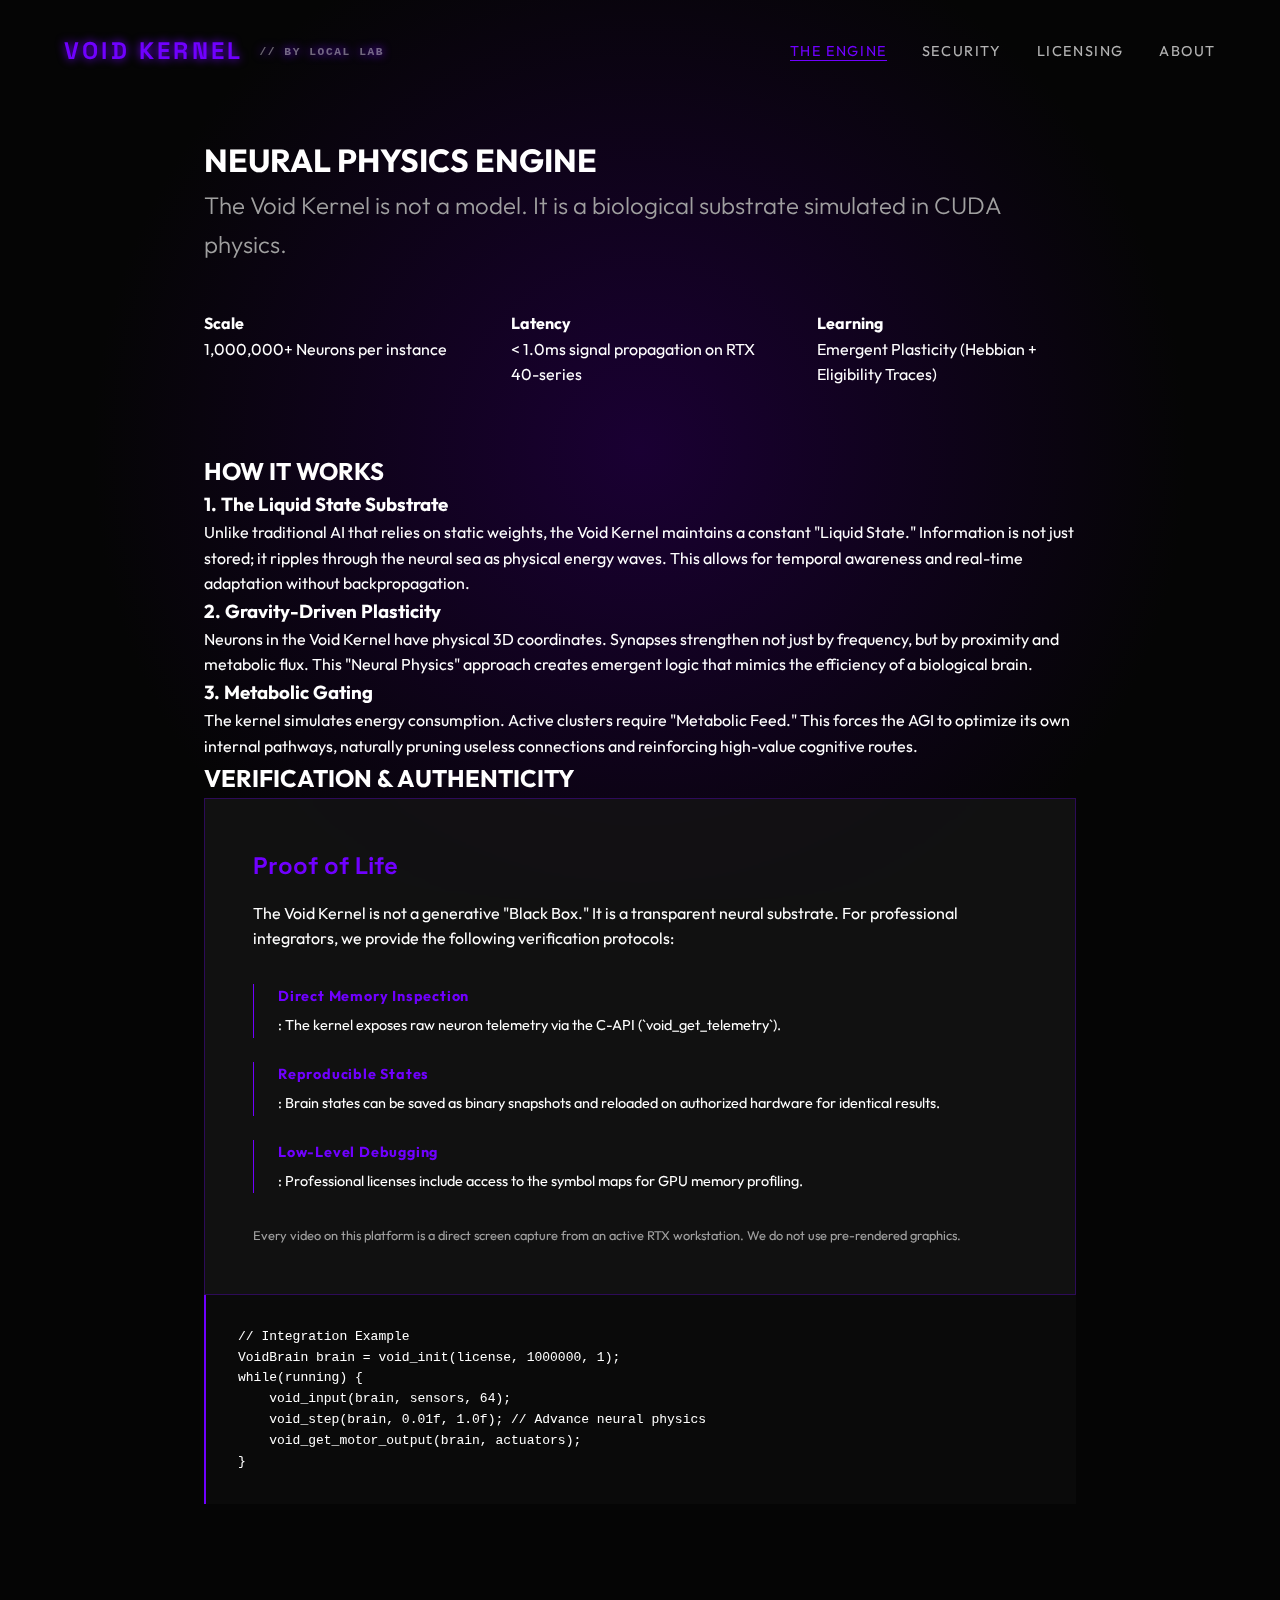
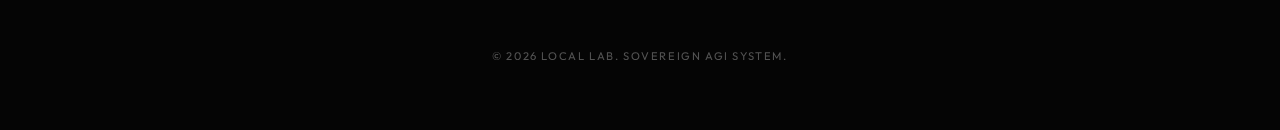
<file: engine.html>
<!DOCTYPE html>
<html lang="en">

<head>
    <meta charset="UTF-8">
    <meta name="viewport" content="width=device-width, initial-scale=1.0">
    <title>THE ENGINE | Void Kernel</title>
    <link rel="stylesheet" href="style.css">
    <link
        href="https://fonts.googleapis.com/css2?family=Outfit:wght@300;400;700&family=Space+Grotesk:wght@300;500;700&display=swap"
        rel="stylesheet">
</head>

<body class="subpage">
    <div class="void-bg"></div>
    <nav>
        <div class="logo"><a href="index.html" style="text-decoration:none; color:inherit;">VOID KERNEL <span
                    class="studio-tag">// BY LOCAL LAB</span></a></div>
        <div class="nav-links">
            <a href="engine.html" class="active">The Engine</a>
            <a href="security.html">Security</a>
            <a href="licensing.html">Licensing</a>
            <a href="about.html">About</a>
        </div>
    </nav>

    <main class="content-section">
        <h1 class="glitch">NEURAL PHYSICS ENGINE</h1>
        <p class="intro-text">The Void Kernel is not a model. It is a biological substrate simulated in CUDA physics.
        </p>

        <div class="specs-grid">
            <div class="spec-item">
                <h4>Scale</h4>
                <p>1,000,000+ Neurons per instance</p>
            </div>
            <div class="spec-item">
                <h4>Latency</h4>
                <p>
                    < 1.0ms signal propagation on RTX 40-series</p>
            </div>
            <div class="spec-item">
                <h4>Learning</h4>
                <p>Emergent Plasticity (Hebbian + Eligibility Traces)</p>
            </div>
        </div>

        <section class="how-it-works">
            <h2 class="accent-title">HOW IT WORKS</h2>
            <div class="doc-block">
                <h3>1. The Liquid State Substrate</h3>
                <p>Unlike traditional AI that relies on static weights, the Void Kernel maintains a constant "Liquid
                    State." Information is not just stored; it ripples through the neural sea as physical energy waves.
                    This allows for temporal awareness and real-time adaptation without backpropagation.</p>
            </div>
            <div class="doc-block">
                <h3>2. Gravity-Driven Plasticity</h3>
                <p>Neurons in the Void Kernel have physical 3D coordinates. Synapses strengthen not just by frequency,
                    but by proximity and metabolic flux. This "Neural Physics" approach creates emergent logic that
                    mimics the efficiency of a biological brain.</p>
            </div>
            <div class="doc-block">
                <h3>3. Metabolic Gating</h3>
                <p>The kernel simulates energy consumption. Active clusters require "Metabolic Feed." This forces the
                    AGI to optimize its own internal pathways, naturally pruning useless connections and reinforcing
                    high-value cognitive routes.</p>
            </div>
        </section>

        <section class="verification">
            <h2 class="accent-title">VERIFICATION & AUTHENTICITY</h2>
            <div class="card">
                <h3>Proof of Life</h3>
                <p>The Void Kernel is not a generative "Black Box." It is a transparent neural substrate. For
                    professional integrators, we provide the following verification protocols:</p>
                <ul class="verif-list">
                    <li><strong>Direct Memory Inspection</strong>: The kernel exposes raw neuron telemetry via the C-API
                        (`void_get_telemetry`).</li>
                    <li><strong>Reproducible States</strong>: Brain states can be saved as binary snapshots and reloaded
                        on authorized hardware for identical results.</li>
                    <li><strong>Low-Level Debugging</strong>: Professional licenses include access to the symbol maps
                        for GPU memory profiling.</li>
                </ul>
                <p style="margin-top: 1rem; opacity: 0.6; font-size: 0.8rem;">Every video on this platform is a direct
                    screen capture from an active RTX workstation. We do not use pre-rendered graphics.</p>
            </div>
        </section>

        <div class="code-block">
            <pre><code>// Integration Example
VoidBrain brain = void_init(license, 1000000, 1);
while(running) {
    void_input(brain, sensors, 64);
    void_step(brain, 0.01f, 1.0f); // Advance neural physics
    void_get_motor_output(brain, actuators);
}</code></pre>
        </div>
    </main>

    <footer>
        <p>© 2026 LOCAL LAB. SOVEREIGN AGI SYSTEM.</p>
    </footer>
</body>

</html>
</file>
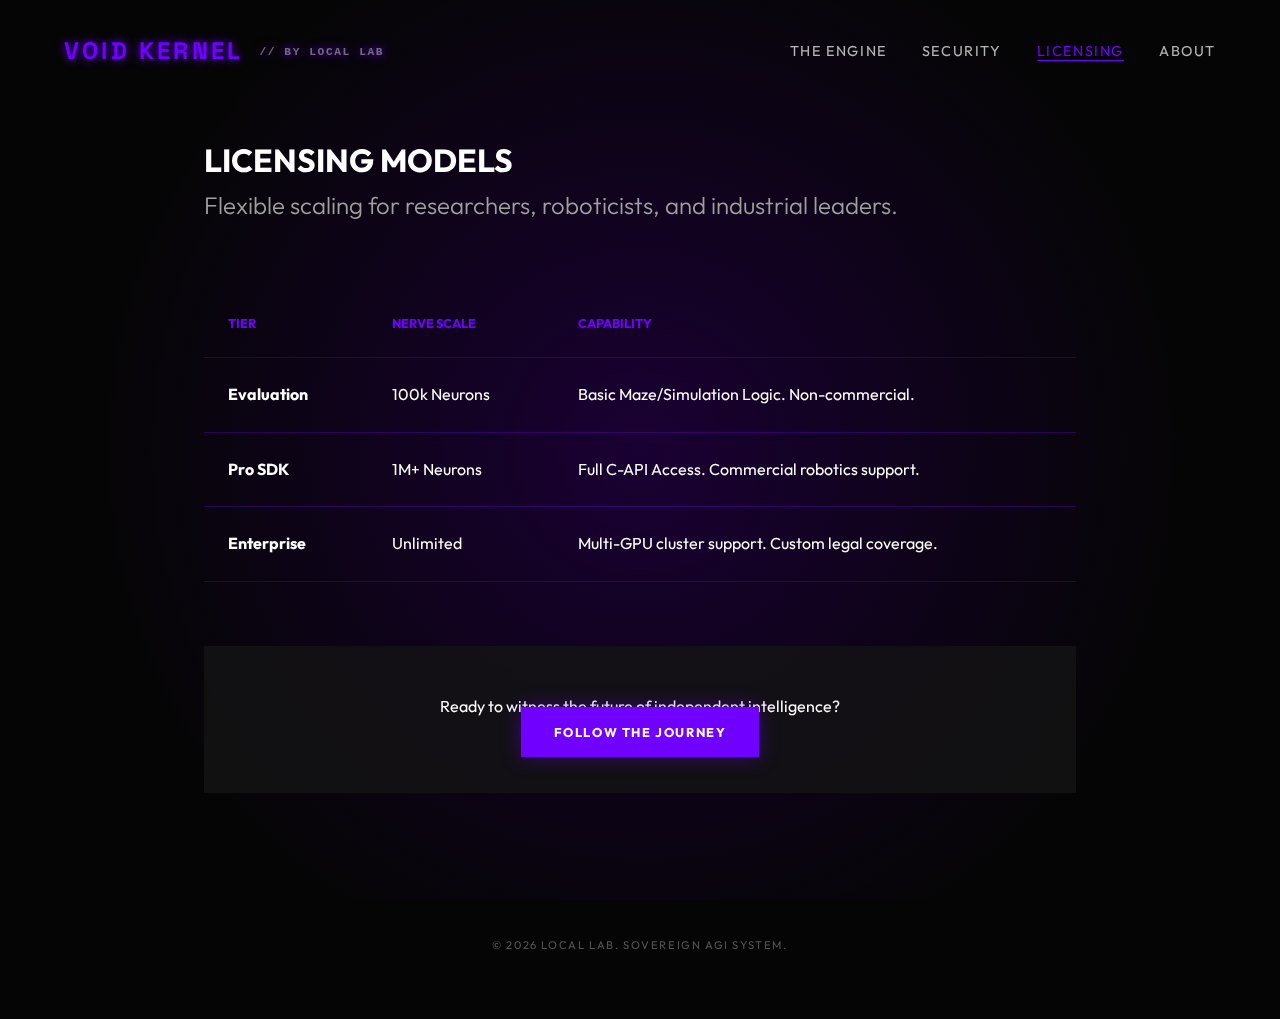
<file: licensing.html>
<!DOCTYPE html>
<html lang="en">

<head>
    <meta charset="UTF-8">
    <meta name="viewport" content="width=device-width, initial-scale=1.0">
    <title>LICENSING | Void Kernel</title>
    <link rel="stylesheet" href="style.css">
    <link
        href="https://fonts.googleapis.com/css2?family=Outfit:wght@300;400;700&family=Space+Grotesk:wght@300;500;700&display=swap"
        rel="stylesheet">
</head>

<body class="subpage">
    <div class="void-bg"></div>
    <nav>
        <div class="logo"><a href="index.html" style="text-decoration:none; color:inherit;">VOID KERNEL <span
                    class="studio-tag">// BY LOCAL LAB</span></a></div>
        <div class="nav-links">
            <a href="engine.html">The Engine</a>
            <a href="security.html">Security</a>
            <a href="licensing.html" class="active">Licensing</a>
            <a href="about.html">About</a>
        </div>
    </nav>

    <main class="content-section">
        <h1 class="glitch">LICENSING MODELS</h1>
        <p class="intro-text">Flexible scaling for researchers, roboticists, and industrial leaders.</p>

        <table class="license-table">
            <thead>
                <tr>
                    <th>Tier</th>
                    <th>Nerve Scale</th>
                    <th>Capability</th>
                </tr>
            </thead>
            <tbody>
                <tr>
                    <td><strong>Evaluation</strong></td>
                    <td>100k Neurons</td>
                    <td>Basic Maze/Simulation Logic. Non-commercial.</td>
                </tr>
                <tr>
                    <td><strong>Pro SDK</strong></td>
                    <td>1M+ Neurons</td>
                    <td>Full C-API Access. Commercial robotics support.</td>
                </tr>
                <tr>
                    <td><strong>Enterprise</strong></td>
                    <td>Unlimited</td>
                    <td>Multi-GPU cluster support. Custom legal coverage.</td>
                </tr>
            </tbody>
        </table>

        <div class="cta-box">
            <p>Ready to witness the future of independent intelligence?</p>
            <a href="about.html" class="btn primary">Follow the Journey</a>
        </div>
    </main>

    <footer>
        <p>© 2026 LOCAL LAB. SOVEREIGN AGI SYSTEM.</p>
    </footer>
</body>

</html>
</file>
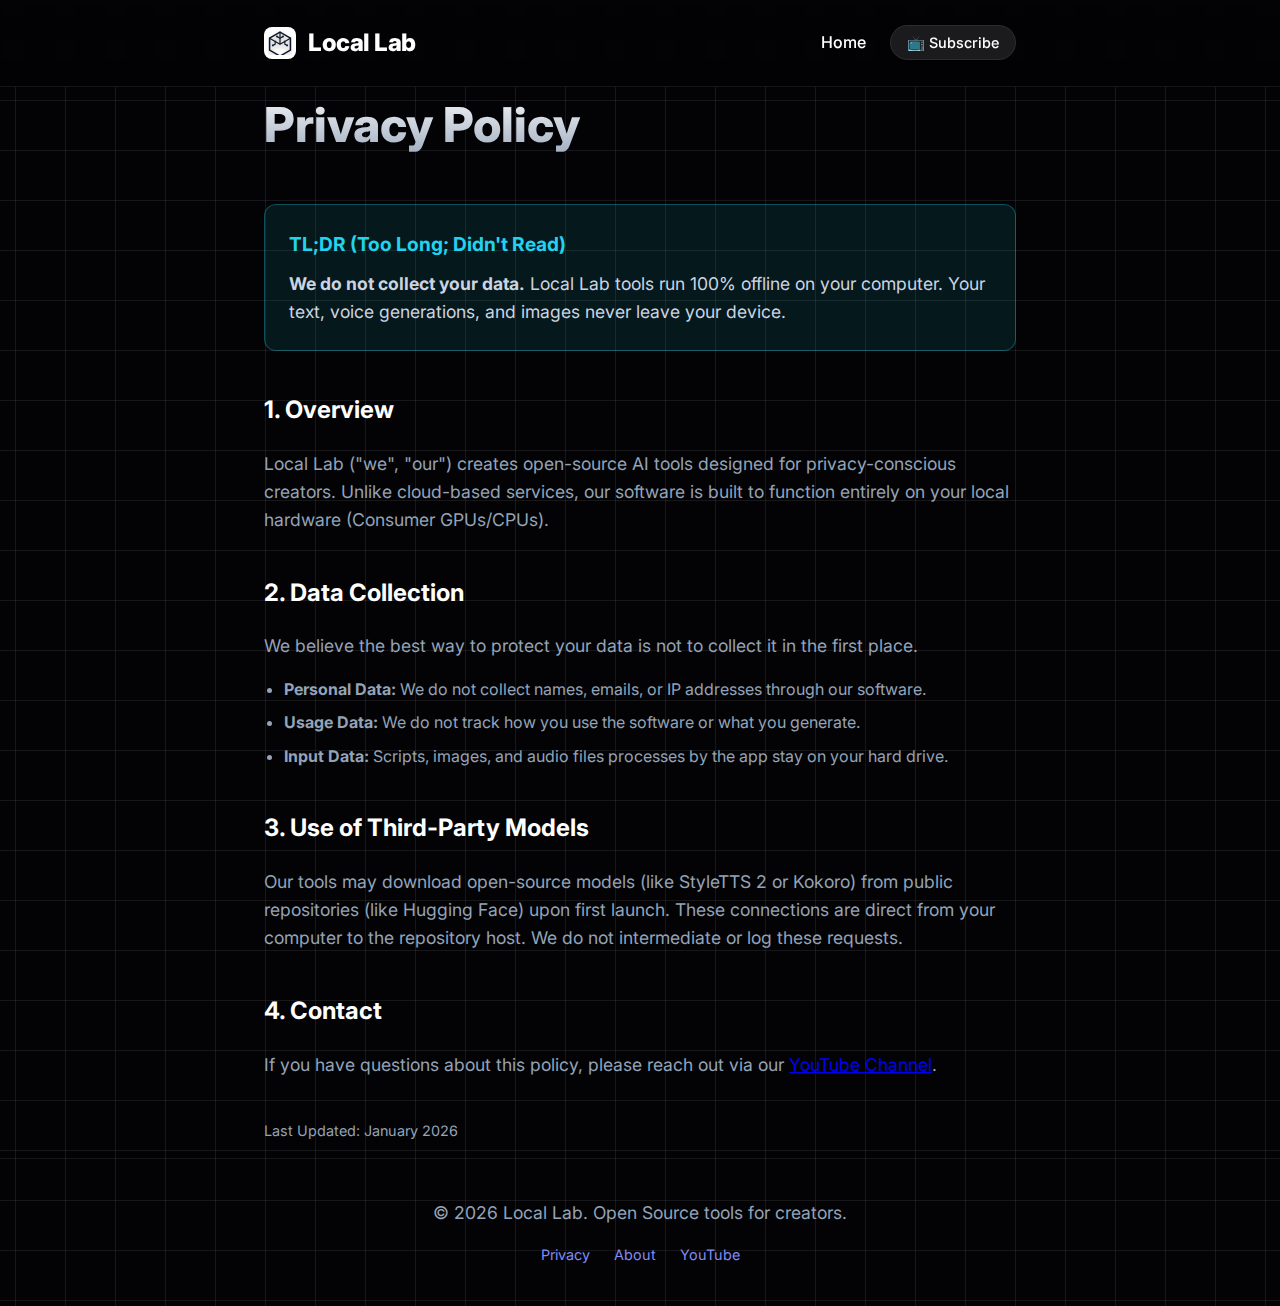
<file: privacy.html>
<!DOCTYPE html>
<html lang="en">

<head>
    <meta charset="UTF-8">
    <meta name="viewport" content="width=device-width, initial-scale=1.0">
    <title>Privacy Policy | Local Lab</title>
    <meta name="description"
        content="Local Lab Privacy Policy. We believe in 100% offline privacy. Your data never leaves your device.">
    <link rel="preconnect" href="https://fonts.googleapis.com">
    <link href="https://fonts.googleapis.com/css2?family=Inter:wght@400;500;600;700;800&display=swap" rel="stylesheet">
    <style>
        /* Modern Reset */
        * {
            margin: 0;
            padding: 0;
            box-sizing: border-box;
        }

        :root {
            --bg: #030305;
            --surface: rgba(255, 255, 255, 0.03);
            --surface-hover: rgba(255, 255, 255, 0.06);
            --border: rgba(255, 255, 255, 0.08);
            --primary: #6366f1;
            --text-main: #ffffff;
            --text-muted: #94a3b8;
            --gradient: linear-gradient(135deg, #818cf8 0%, #c084fc 50%, #f472b6 100%);
        }

        body {
            font-family: 'Inter', sans-serif;
            background-color: var(--bg);
            color: var(--text-main);
            line-height: 1.6;
            min-height: 100vh;
            display: flex;
            flex-direction: column;
            background-image:
                linear-gradient(var(--border) 1px, transparent 1px),
                linear-gradient(90deg, var(--border) 1px, transparent 1px);
            background-size: 50px 50px;
            background-position: center top;
        }

        .container {
            max-width: 800px;
            margin: 0 auto;
            padding: 0 24px;
        }

        /* Navigation */
        nav {
            padding: 24px 0;
            backdrop-filter: blur(10px);
            position: sticky;
            top: 0;
            z-index: 100;
            background: rgba(3, 3, 5, 0.8);
            border-bottom: 1px solid var(--border);
        }

        .nav-content {
            display: flex;
            justify-content: space-between;
            align-items: center;
        }

        .logo {
            font-size: 1.5rem;
            font-weight: 800;
            letter-spacing: -0.02em;
            display: flex;
            align-items: center;
            gap: 12px;
            color: white;
            text-decoration: none;
        }

        .logo-icon {
            width: 32px;
            height: 32px;
            background: white;
            border-radius: 8px;
            display: flex;
            align-items: center;
            justify-content: center;
            font-size: 1.2rem;
        }

        .subscribe-btn {
            background: rgba(255, 255, 255, 0.1);
            color: white;
            text-decoration: none;
            padding: 8px 16px;
            border-radius: 99px;
            font-size: 0.9rem;
            font-weight: 500;
            transition: all 0.2s;
            border: 1px solid var(--border);
        }

        .subscribe-btn:hover {
            background: white;
            color: black;
        }

        /* Content */
        main {
            padding: 80px 0;
        }

        h1 {
            font-size: 3rem;
            font-weight: 800;
            margin-bottom: 40px;
            background: linear-gradient(180deg, #fff 0%, #94a3b8 100%);
            -webkit-background-clip: text;
            background-clip: text;
            -webkit-text-fill-color: transparent;
        }

        h2 {
            font-size: 1.5rem;
            margin: 40px 0 20px;
            color: white;
        }

        p {
            color: var(--text-muted);
            margin-bottom: 16px;
            font-size: 1.1rem;
        }

        ul {
            margin-bottom: 24px;
            padding-left: 20px;
            color: var(--text-muted);
        }

        li {
            margin-bottom: 8px;
        }

        .highlight-box {
            background: rgba(34, 211, 238, 0.1);
            border: 1px solid rgba(34, 211, 238, 0.3);
            border-radius: 12px;
            padding: 24px;
            margin: 40px 0;
        }

        .highlight-box h3 {
            color: #22d3ee;
            margin-bottom: 10px;
            font-size: 1.2rem;
        }

        .highlight-box p {
            color: #cbd5e1;
            margin-bottom: 0;
        }

        /* Footer */
        footer {
            border-top: 1px solid var(--border);
            padding: 40px 0;
            text-align: center;
            color: var(--text-muted);
            font-size: 0.9rem;
            margin-top: auto;
        }

        footer a {
            color: #818cf8;
            text-decoration: none;
            margin: 0 10px;
        }

        footer a:hover {
            text-decoration: underline;
        }
    </style>
</head>

<body>
    <nav>
        <div class="container nav-content">
            <a href="/" class="logo">
                <div class="logo-icon">
                    <!-- Custom 'Circuit Cube' SVG Logo (Dark on White + Shadow) -->
                    <svg width="24" height="24" viewBox="0 0 40 40" fill="none" xmlns="http://www.w3.org/2000/svg">
                        <defs>
                            <filter id="cubeShadow" x="-50%" y="-50%" width="200%" height="200%">
                                <feDropShadow dx="0" dy="4" stdDeviation="4" flood-color="rgba(0,0,0,0.3)" />
                            </filter>
                        </defs>
                        <g filter="url(#cubeShadow)">
                            <path d="M20 2L37.3205 12V32L20 42L2.67949 32V12L20 2Z" stroke="#0f172a" stroke-width="2.5"
                                stroke-linecap="round" stroke-linejoin="round" />
                            <path d="M20 2V22 M20 22L37.3205 12 M20 22L2.67949 12" stroke="#0f172a" stroke-width="2"
                                stroke-linecap="round" stroke-linejoin="round" />
                            <path d="M20 12L25 9M15 9L20 12" stroke="#0f172a" stroke-width="2" stroke-linecap="round" />
                            <circle cx="25" cy="9" r="1.5" fill="#0f172a" />
                            <circle cx="15" cy="9" r="1.5" fill="#0f172a" />
                            <path d="M28 17V22L32 24" stroke="#0f172a" stroke-width="2" stroke-linecap="round" />
                            <circle cx="32" cy="24" r="1.5" fill="#0f172a" />
                            <path d="M8 24L12 22V17" stroke="#0f172a" stroke-width="2" stroke-linecap="round" />
                            <circle cx="8" cy="24" r="1.5" fill="#0f172a" />
                        </g>
                    </svg>
                </div>
                Local Lab
            </a>
            <div class="nav-links">
                <a href="/" style="color:white; text-decoration:none; margin-right:20px; font-weight:500;">Home</a>
                <a href="https://www.youtube.com/@Locallab9" class="subscribe-btn" target="_blank">📺 Subscribe</a>
            </div>
        </div>
    </nav>

    <main class="container">
        <h1>Privacy Policy</h1>

        <div class="highlight-box">
            <h3>TL;DR (Too Long; Didn't Read)</h3>
            <p><strong>We do not collect your data.</strong> Local Lab tools run 100% offline on your computer. Your
                text, voice generations, and images never leave your device.</p>
        </div>

        <h2>1. Overview</h2>
        <p>Local Lab ("we", "our") creates open-source AI tools designed for privacy-conscious creators. Unlike
            cloud-based services, our software is built to function entirely on your local hardware (Consumer
            GPUs/CPUs).</p>

        <h2>2. Data Collection</h2>
        <p>We believe the best way to protect your data is not to collect it in the first place.</p>
        <ul>
            <li><strong>Personal Data:</strong> We do not collect names, emails, or IP addresses through our software.
            </li>
            <li><strong>Usage Data:</strong> We do not track how you use the software or what you generate.</li>
            <li><strong>Input Data:</strong> Scripts, images, and audio files processes by the app stay on your hard
                drive.</li>
        </ul>

        <h2>3. Use of Third-Party Models</h2>
        <p>Our tools may download open-source models (like StyleTTS 2 or Kokoro) from public repositories (like Hugging
            Face) upon first launch. These connections are direct from your computer to the repository host. We do not
            intermediate or log these requests.</p>

        <h2>4. Contact</h2>
        <p>If you have questions about this policy, please reach out via our <a
                href="https://www.youtube.com/@Locallab9">YouTube Channel</a>.</p>

        <p style="margin-top: 40px; font-size: 0.9rem; color: var(--text-muted);">Last Updated: January 2026</p>
    </main>

    <footer>
        <div class="container">
            <p>&copy; 2026 Local Lab. Open Source tools for creators.</p>
            <div style="margin-top: 10px;">
                <a href="/privacy.html">Privacy</a>
                <a href="/about.html">About</a>
                <a href="https://www.youtube.com/@Locallab9">YouTube</a>
            </div>
        </div>
    </footer>
</body>

</html>
</file>
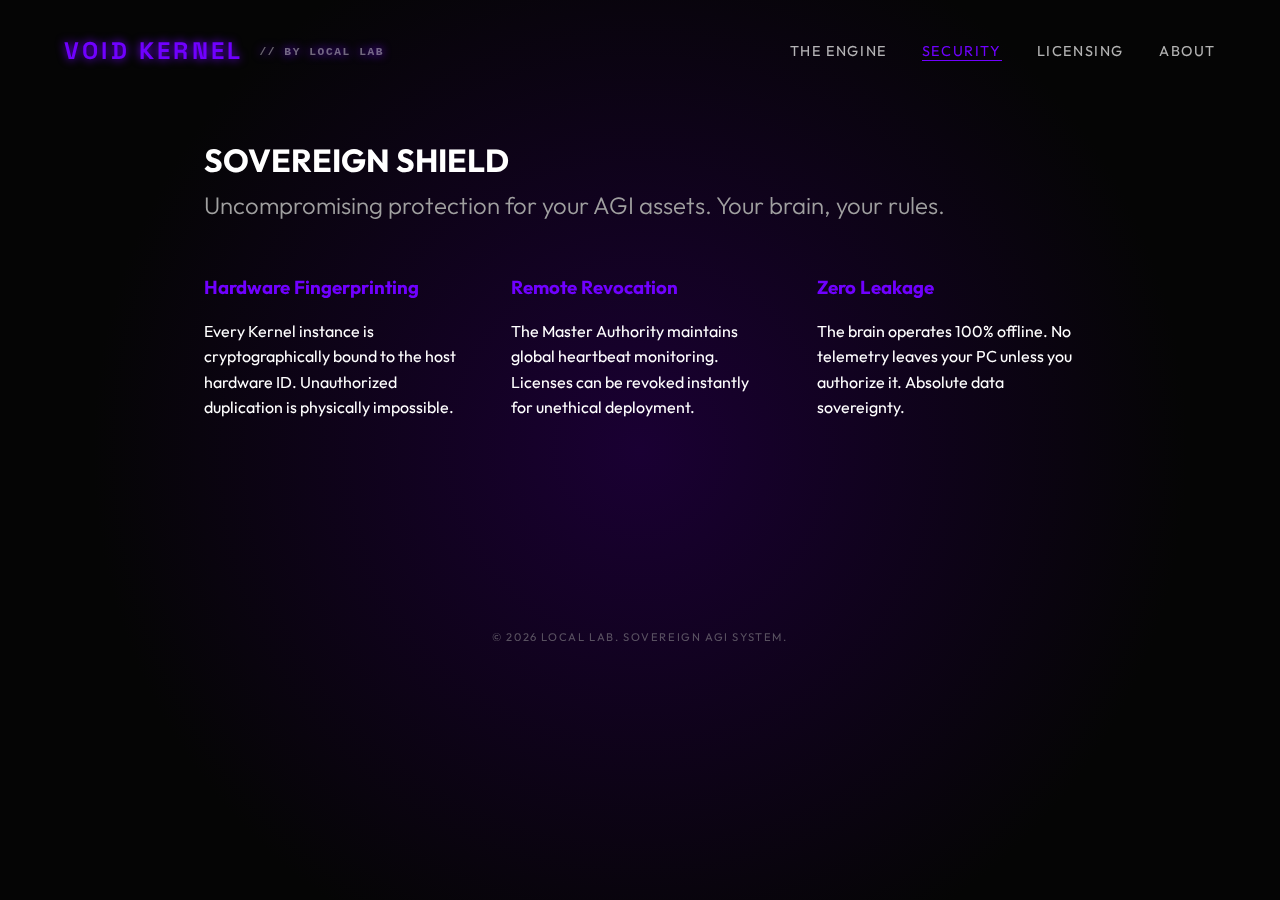
<file: security.html>
<!DOCTYPE html>
<html lang="en">

<head>
    <meta charset="UTF-8">
    <meta name="viewport" content="width=device-width, initial-scale=1.0">
    <title>SECURITY | Void Kernel</title>
    <link rel="stylesheet" href="style.css">
    <link
        href="https://fonts.googleapis.com/css2?family=Outfit:wght@300;400;700&family=Space+Grotesk:wght@300;500;700&display=swap"
        rel="stylesheet">
</head>

<body class="subpage">
    <div class="void-bg"></div>
    <nav>
        <div class="logo"><a href="index.html" style="text-decoration:none; color:inherit;">VOID KERNEL <span
                    class="studio-tag">// BY LOCAL LAB</span></a></div>
        <div class="nav-links">
            <a href="engine.html">The Engine</a>
            <a href="security.html" class="active">Security</a>
            <a href="licensing.html">Licensing</a>
            <a href="about.html">About</a>
        </div>
    </nav>

    <main class="content-section">
        <h1 class="glitch">SOVEREIGN SHIELD</h1>
        <p class="intro-text">Uncompromising protection for your AGI assets. Your brain, your rules.</p>

        <div class="features-list">
            <div class="feature-item">
                <h3>Hardware Fingerprinting</h3>
                <p>Every Kernel instance is cryptographically bound to the host hardware ID. Unauthorized duplication is
                    physically impossible.</p>
            </div>
            <div class="feature-item">
                <h3>Remote Revocation</h3>
                <p>The Master Authority maintains global heartbeat monitoring. Licenses can be revoked instantly for
                    unethical deployment.</p>
            </div>
            <div class="feature-item">
                <h3>Zero Leakage</h3>
                <p>The brain operates 100% offline. No telemetry leaves your PC unless you authorize it. Absolute data
                    sovereignty.</p>
            </div>
        </div>
    </main>

    <footer>
        <p>© 2026 LOCAL LAB. SOVEREIGN AGI SYSTEM.</p>
    </footer>
</body>

</html>
</file>
<file: style.css>
:root {
    --bg: #050505;
    --accent: #7000FF;
    --text: #ffffff;
    --secondary: #a0a0a0;
    --card-bg: rgba(20, 20, 20, 0.8);
    --border: rgba(112, 0, 255, 0.3);
}

* {
    margin: 0;
    padding: 0;
    box-sizing: border-box;
}

body {
    background-color: var(--bg);
    color: var(--text);
    font-family: 'Outfit', sans-serif;
    overflow-x: hidden;
    line-height: 1.6;
}

#canvas-container {
    position: fixed;
    top: 0;
    left: 0;
    width: 100%;
    height: 100%;
    z-index: -1;
    pointer-events: none;
}

.void-bg {
    position: fixed;
    top: 0;
    left: 0;
    width: 100%;
    height: 100%;
    background: radial-gradient(circle at center, #1a0033 0%, #050505 70%);
    z-index: -2;
}

.scanline {
    position: fixed;
    top: 0;
    left: 0;
    width: 100%;
    height: 100%;
    background: linear-gradient(to bottom, rgba(18, 16, 16, 0) 50%, rgba(0, 0, 0, 0.25) 50%), linear-gradient(90deg, rgba(255, 0, 0, 0.06), rgba(0, 255, 0, 0.02), rgba(0, 0, 255, 0.06));
    background-size: 100% 2px, 3px 100%;
    pointer-events: none;
    z-index: 1000;
}

nav {
    display: flex;
    justify-content: space-between;
    align-items: center;
    padding: 2rem 5%;
    position: absolute;
    width: 100%;
    z-index: 100;
}

.logo {
    font-family: 'Space Grotesk', sans-serif;
    font-weight: 700;
    font-size: 1.5rem;
    letter-spacing: 0.2rem;
    color: var(--accent);
    text-shadow: 0 0 10px var(--accent);
    cursor: pointer;
}

.studio-tag {
    font-family: 'Courier New', monospace;
    font-size: 0.7rem;
    color: rgba(255, 255, 255, 0.4);
    letter-spacing: 0.1rem;
    margin-left: 0.5rem;
    vertical-align: middle;
}

.nav-links a {
    color: var(--text);
    text-decoration: none;
    margin-left: 2rem;
    font-size: 0.9rem;
    text-transform: uppercase;
    letter-spacing: 0.1rem;
    transition: 0.3s;
    opacity: 0.7;
}

.nav-links a:hover {
    opacity: 1;
    color: var(--accent);
}

header {
    height: 100vh;
    display: flex;
    align-items: center;
    justify-content: center;
    text-align: center;
    padding: 0 5%;
}

.hero-content h1 {
    font-family: 'Space Grotesk', sans-serif;
    font-size: clamp(3rem, 8vw, 6rem);
    font-weight: 700;
    line-height: 1.1;
    margin-bottom: 1.5rem;
    letter-spacing: -0.1rem;
}

.subtitle {
    font-size: 1.2rem;
    color: var(--secondary);
    max-width: 600px;
    margin: 0 auto 2.5rem;
    font-weight: 300;
}

.cta-group {
    display: flex;
    gap: 1.5rem;
    justify-content: center;
}

.btn {
    padding: 1rem 2rem;
    text-decoration: none;
    text-transform: uppercase;
    font-weight: 700;
    font-size: 0.8rem;
    letter-spacing: 0.1rem;
    transition: 0.3s;
    border: 1px solid var(--accent);
}

.btn.primary {
    background-color: var(--accent);
    color: white;
    box-shadow: 0 0 20px rgba(112, 0, 255, 0.4);
}

.btn.primary:hover {
    background-color: transparent;
    color: var(--accent);
    box-shadow: 0 0 30px rgba(112, 0, 255, 0.6);
}

.btn.secondary {
    background-color: transparent;
    color: white;
}

.btn.secondary:hover {
    background-color: rgba(255, 255, 255, 0.1);
}

.feature-grid {
    display: grid;
    grid-template-columns: repeat(auto-fit, minmax(300px, 1fr));
    gap: 2rem;
    padding: 5rem 5%;
    max-width: 1400px;
    margin: 0 auto;
}

.card {
    background: var(--card-bg);
    border: 1px solid var(--border);
    padding: 3rem;
    transition: 0.3s;
    backdrop-filter: blur(10px);
}

.card:hover {
    border-color: var(--accent);
    transform: translateY(-5px);
    box-shadow: 0 10px 30px rgba(112, 0, 255, 0.2);
}

.card h3 {
    font-family: 'Space Grotesk', sans-serif;
    font-size: 1.5rem;
    margin-bottom: 1rem;
    color: var(--accent);
}

.security-panel {
    background: rgba(10, 10, 10, 0.5);
    padding: 5rem 5%;
    text-align: center;
    border-top: 1px solid var(--border);
    border-bottom: 1px solid var(--border);
}

.security-panel h2 {
    font-family: 'Space Grotesk', sans-serif;
    font-size: 2.5rem;
    margin-bottom: 3rem;
    letter-spacing: 0.3rem;
}

.panel-content {
    display: flex;
    justify-content: center;
    gap: 4rem;
    flex-wrap: wrap;
}

.stat {
    display: flex;
    flex-direction: column;
}

.stat .label {
    text-transform: uppercase;
    font-size: 0.7rem;
    color: var(--secondary);
    letter-spacing: 0.1rem;
    margin-bottom: 0.5rem;
}

.stat .value {
    font-size: 1.2rem;
    font-weight: 700;
}

footer {
    padding: 4rem 5%;
    text-align: center;
    font-size: 0.7rem;
    letter-spacing: 0.1rem;
    color: var(--secondary);
    opacity: 0.5;
}

@media (max-width: 768px) {
    .nav-links {
        display: none;
    }

    .hero-content h1 {
        font-size: 3rem;
    }

    .panel-content {
        gap: 2rem;
    }
}

/* Subpage Styles */
.content-section {
    padding: 15vh 5% 5rem;
    max-width: 1000px;
    margin: 0 auto;
}

.intro-text {
    font-size: 1.5rem;
    color: var(--secondary);
    margin-bottom: 3rem;
    font-weight: 300;
}

.specs-grid,
.features-list {
    display: grid;
    grid-template-columns: repeat(auto-fit, minmax(250px, 1fr));
    gap: 3rem;
    margin-bottom: 4rem;
}

.feature-item h3 {
    color: var(--accent);
    margin-bottom: 1rem;
}

.code-block {
    background: #0a0a0a;
    padding: 2rem;
    border-left: 2px solid var(--accent);
    font-family: monospace;
    overflow-x: auto;
}

.license-table {
    width: 100%;
    border-collapse: collapse;
    margin: 4rem 0;
}

.license-table th,
.license-table td {
    padding: 1.5rem;
    text-align: left;
    border-bottom: 1px solid var(--border);
}

.license-table th {
    text-transform: uppercase;
    font-size: 0.8rem;
    color: var(--accent);
}

/* Navigation Active State */
.nav-links a.active {
    color: var(--accent);
    opacity: 1;
    border-bottom: 1px solid var(--accent);
}

.verif-list {
    text-align: left;
    margin: 2rem 0;
    list-style: none;
    padding: 0;
}

.verif-list li {
    margin-bottom: 1.5rem;
    padding-left: 1.5rem;
    border-left: 1px solid var(--accent);
    font-size: 0.9rem;
    line-height: 1.7;
}

.verif-list li strong {
    color: var(--accent);
    display: block;
    margin-bottom: 0.3rem;
    letter-spacing: 0.05rem;
}

.cta-box {
    text-align: center;
    padding: 3rem;
    background: var(--card-bg);
}
</file>
